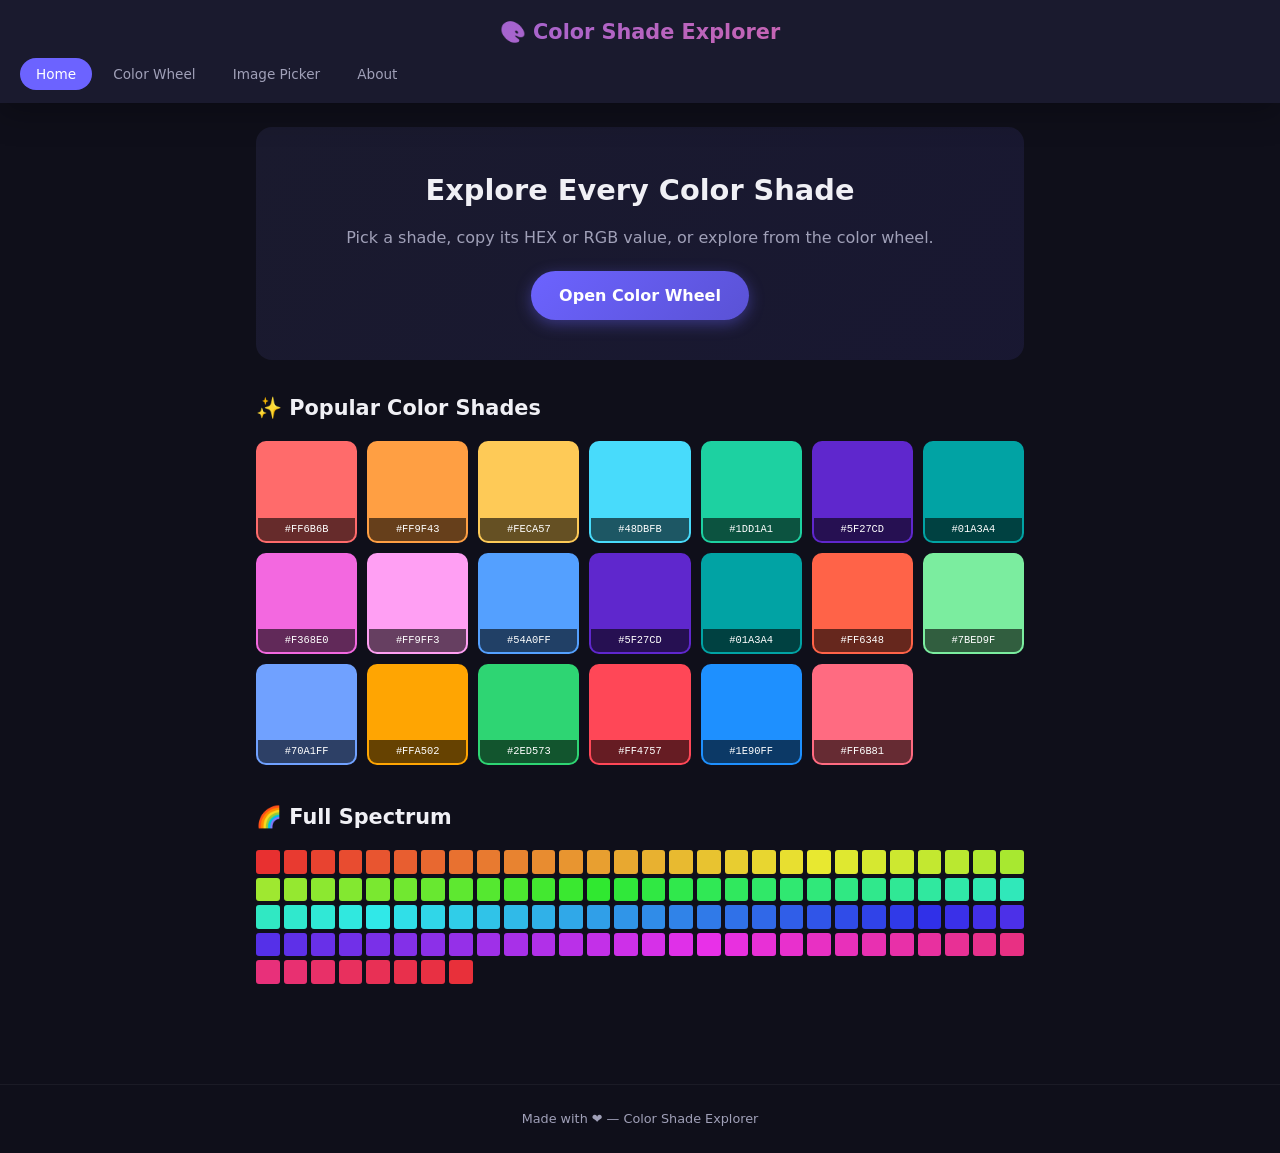
<file: index.html>
<!DOCTYPE html>
<html lang="en">
<head>
  <meta charset="UTF-8" />
  <meta name="viewport" content="width=device-width, initial-scale=1.0" />
  <meta name="theme-color" content="#6c63ff" />
  <title>Color Shade Explorer</title>
  <link rel="stylesheet" href="css/styles.css" />
  <link rel="icon" href="data:image/svg+xml,<svg xmlns='http://www.w3.org/2000/svg' viewBox='0 0 100 100'><circle cx='50' cy='50' r='40' fill='%236c63ff'/></svg>" />
</head>
<body>
  <header class="navbar">
    <h1>🎨 Color Shade Explorer</h1>
    <nav>
      <a href="index.html" class="nav-link active">Home</a>
      <a href="color-wheel.html" class="nav-link">Color Wheel</a>
      <a href="image-picker.html" class="nav-link">Image Picker</a>
      <a href="about.html" class="nav-link">About</a>
    </nav>
  </header>

  <main class="container">
    <section class="hero">
      <h2>Explore Every Color Shade</h2>
      <p>Pick a shade, copy its HEX or RGB value, or explore from the color wheel.</p>
      <a href="color-wheel.html" class="btn-primary">Open Color Wheel</a>
    </section>

    <section class="shades-section">
      <h2>✨ Popular Color Shades</h2>
      <div id="shades-grid" class="shades-grid"></div>
    </section>

    <section class="shades-section">
      <h2>🌈 Full Spectrum</h2>
      <div id="spectrum" class="spectrum"></div>
    </section>
  </main>

  <footer class="footer">
    <p>Made with ❤️ — Color Shade Explorer</p>
  </footer>

  <script src="js/color-utils.js"></script>
  <script src="js/main.js"></script>
</body>
</html>
</file>
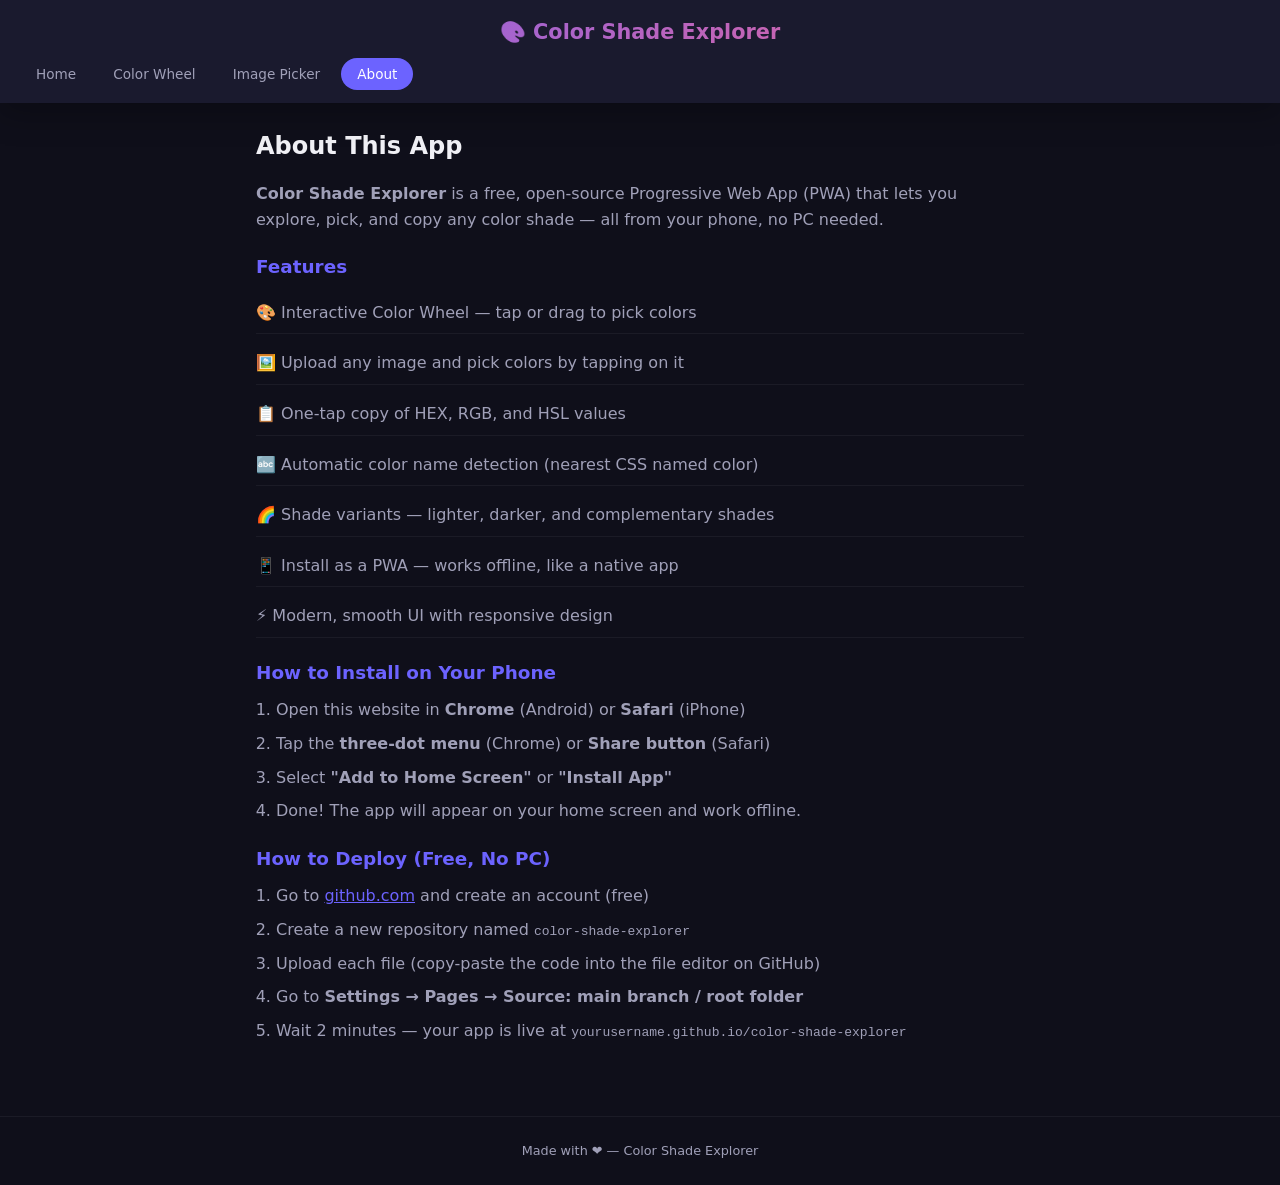
<file: about.html>
<!DOCTYPE html>
<html lang="en">
<head>
  <meta charset="UTF-8" />
  <meta name="viewport" content="width=device-width, initial-scale=1.0" />
  <meta name="theme-color" content="#6c63ff" />
  <title>About — Color Shade Explorer</title>
  <link rel="stylesheet" href="css/styles.css" />
  <link rel="icon" href="data:image/svg+xml,<svg xmlns='http://www.w3.org/2000/svg' viewBox='0 0 100 100'><circle cx='50' cy='50' r='40' fill='%236c63ff'/></svg>" />
</head>
<body>
  <header class="navbar">
    <h1>🎨 Color Shade Explorer</h1>
    <nav>
      <a href="index.html" class="nav-link">Home</a>
      <a href="color-wheel.html" class="nav-link">Color Wheel</a>
      <a href="image-picker.html" class="nav-link">Image Picker</a>
      <a href="about.html" class="nav-link active">About</a>
    </nav>
  </header>

  <main class="container about-page">
    <section class="about-section">
      <h2>About This App</h2>
      <p>
        <strong>Color Shade Explorer</strong> is a free, open-source Progressive Web App (PWA) that lets you explore,
        pick, and copy any color shade — all from your phone, no PC needed.
      </p>
      <h3>Features</h3>
      <ul class="features-list">
        <li>🎨 Interactive Color Wheel — tap or drag to pick colors</li>
        <li>🖼️ Upload any image and pick colors by tapping on it</li>
        <li>📋 One-tap copy of HEX, RGB, and HSL values</li>
        <li>🔤 Automatic color name detection (nearest CSS named color)</li>
        <li>🌈 Shade variants — lighter, darker, and complementary shades</li>
        <li>📱 Install as a PWA — works offline, like a native app</li>
        <li>⚡ Modern, smooth UI with responsive design</li>
      </ul>
      <h3>How to Install on Your Phone</h3>
      <ol class="steps-list">
        <li>Open this website in <strong>Chrome</strong> (Android) or <strong>Safari</strong> (iPhone)</li>
        <li>Tap the <strong>three-dot menu</strong> (Chrome) or <strong>Share button</strong> (Safari)</li>
        <li>Select <strong>"Add to Home Screen"</strong> or <strong>"Install App"</strong></li>
        <li>Done! The app will appear on your home screen and work offline.</li>
      </ol>
      <h3>How to Deploy (Free, No PC)</h3>
      <ol class="steps-list">
        <li>Go to <a href="https://github.com" target="_blank">github.com</a> and create an account (free)</li>
        <li>Create a new repository named <code>color-shade-explorer</code></li>
        <li>Upload each file (copy-paste the code into the file editor on GitHub)</li>
        <li>Go to <strong>Settings → Pages → Source: main branch / root folder</strong></li>
        <li>Wait 2 minutes — your app is live at <code>yourusername.github.io/color-shade-explorer</code></li>
      </ol>
    </section>
  </main>

  <footer class="footer">
    <p>Made with ❤️ — Color Shade Explorer</p>
  </footer>
</body>
</html>
</file>
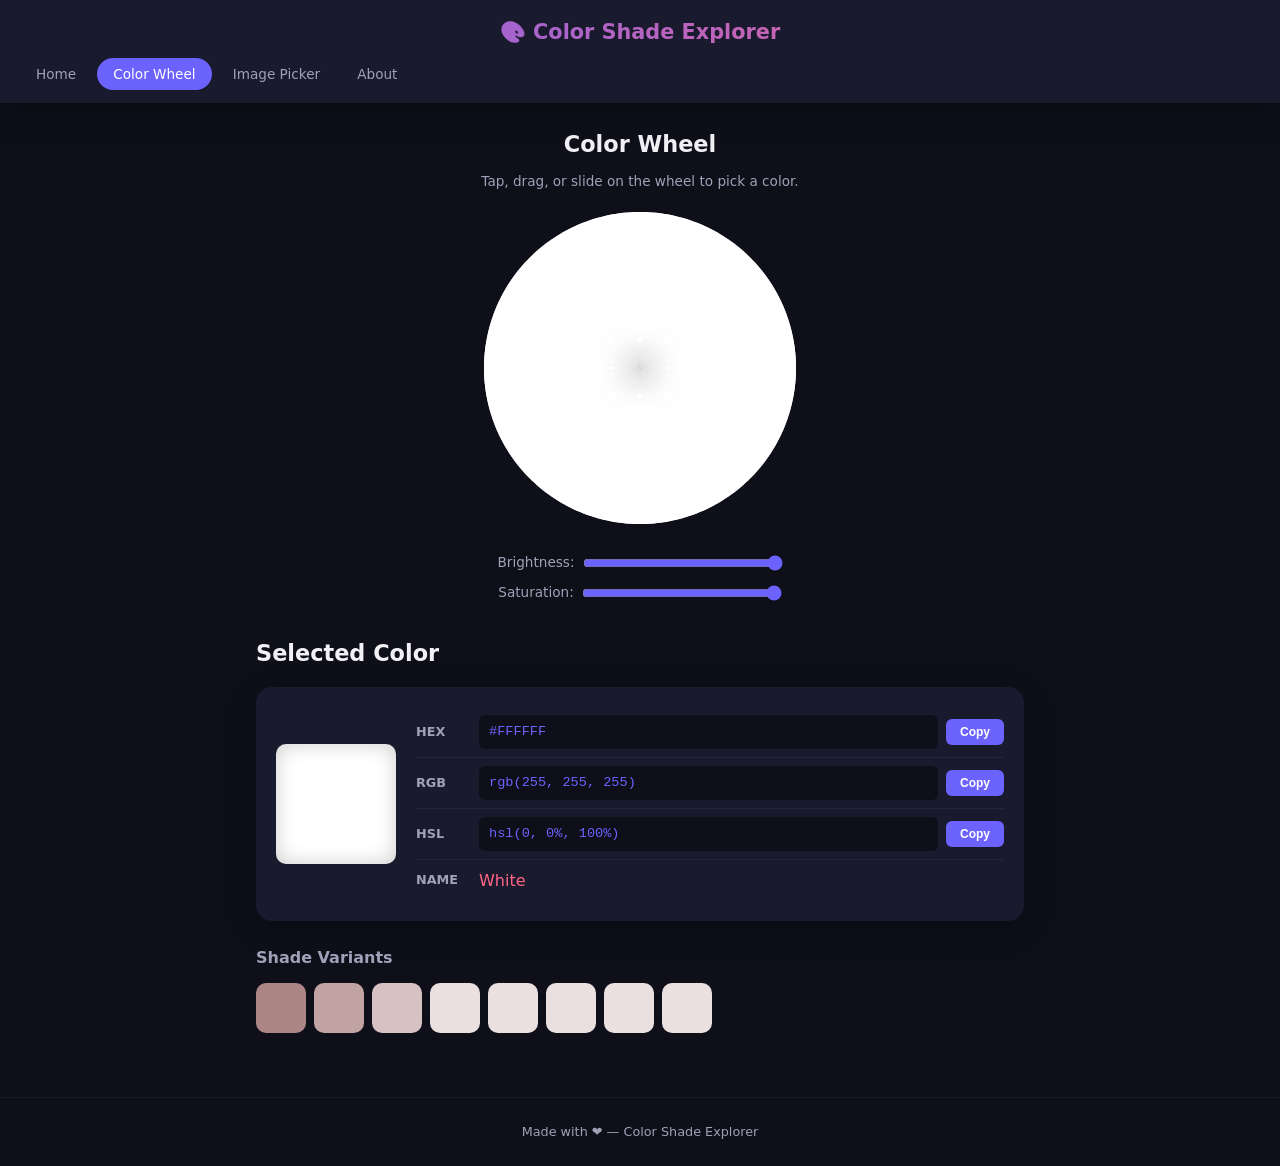
<file: color-wheel.html>
<!DOCTYPE html>
<html lang="en">
<head>
  <meta charset="UTF-8" />
  <meta name="viewport" content="width=device-width, initial-scale=1.0" />
  <meta name="theme-color" content="#6c63ff" />
  <title>Color Wheel — Shade Explorer</title>
  <link rel="stylesheet" href="css/styles.css" />
  <link rel="icon" href="data:image/svg+xml,<svg xmlns='http://www.w3.org/2000/svg' viewBox='0 0 100 100'><circle cx='50' cy='50' r='40' fill='%236c63ff'/></svg>" />
</head>
<body>
  <header class="navbar">
    <h1>🎨 Color Shade Explorer</h1>
    <nav>
      <a href="index.html" class="nav-link">Home</a>
      <a href="color-wheel.html" class="nav-link active">Color Wheel</a>
      <a href="image-picker.html" class="nav-link">Image Picker</a>
      <a href="about.html" class="nav-link">About</a>
    </nav>
  </header>

  <main class="container wheel-page">
    <section class="wheel-section">
      <h2>Color Wheel</h2>
      <p class="wheel-hint">Tap, drag, or slide on the wheel to pick a color.</p>
      <div class="wheel-wrapper">
        <canvas id="colorWheel" width="320" height="320"></canvas>
        <div id="wheelCursor" class="wheel-cursor"></div>
      </div>
      <div class="wheel-controls">
        <label>Brightness: <input type="range" id="brightnessSlider" min="20" max="100" value="100" /></label>
        <label>Saturation: <input type="range" id="saturationSlider" min="20" max="100" value="100" /></label>
      </div>
    </section>

    <section class="preview-section">
      <h2>Selected Color</h2>
      <div id="colorPreview" class="color-preview">
        <div class="preview-swatch" id="previewSwatch"></div>
        <div class="color-info">
          <div class="color-row">
            <span class="color-label">HEX</span>
            <code id="hexValue">#6C63FF</code>
            <button class="copy-btn" data-target="hexValue">Copy</button>
          </div>
          <div class="color-row">
            <span class="color-label">RGB</span>
            <code id="rgbValue">rgb(108, 99, 255)</code>
            <button class="copy-btn" data-target="rgbValue">Copy</button>
          </div>
          <div class="color-row">
            <span class="color-label">HSL</span>
            <code id="hslValue">hsl(239, 100%, 70%)</code>
            <button class="copy-btn" data-target="hslValue">Copy</button>
          </div>
          <div class="color-row">
            <span class="color-label">Name</span>
            <span id="colorName">Medium Slate Blue</span>
          </div>
        </div>
      </div>
      <div class="shade-variants">
        <h3>Shade Variants</h3>
        <div id="shadeVariants" class="variants-grid"></div>
      </div>
    </section>
  </main>

  <footer class="footer">
    <p>Made with ❤️ — Color Shade Explorer</p>
  </footer>

  <script src="js/color-utils.js"></script>
  <script src="js/color-wheel.js"></script>
</body>
</html>
</file>
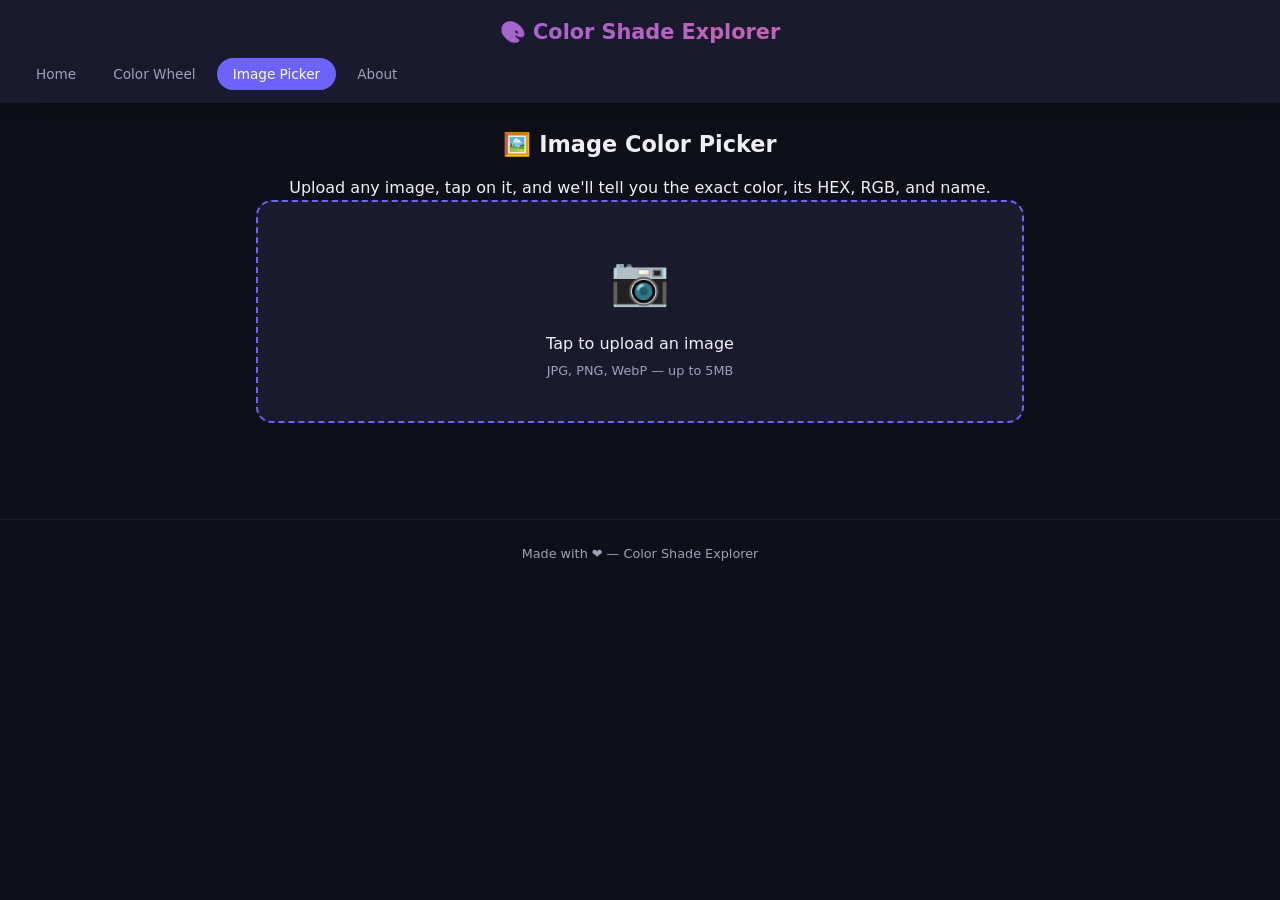
<file: image-picker.html>
<!DOCTYPE html>
<html lang="en">
<head>
  <meta charset="UTF-8" />
  <meta name="viewport" content="width=device-width, initial-scale=1.0" />
  <meta name="theme-color" content="#6c63ff" />
  <title>Image Color Picker</title>
  <link rel="stylesheet" href="css/styles.css" />
  <link rel="icon" href="data:image/svg+xml,<svg xmlns='http://www.w3.org/2000/svg' viewBox='0 0 100 100'><circle cx='50' cy='50' r='40' fill='%236c63ff'/></svg>" />
</head>
<body>
  <header class="navbar">
    <h1>🎨 Color Shade Explorer</h1>
    <nav>
      <a href="index.html" class="nav-link">Home</a>
      <a href="color-wheel.html" class="nav-link">Color Wheel</a>
      <a href="image-picker.html" class="nav-link active">Image Picker</a>
      <a href="about.html" class="nav-link">About</a>
    </nav>
  </header>

  <main class="container image-page">
    <section class="upload-section">
      <h2>🖼️ Image Color Picker</h2>
      <p>Upload any image, tap on it, and we'll tell you the exact color, its HEX, RGB, and name.</p>
      <label class="upload-label" for="imageInput">
        <div class="upload-box">
          <span class="upload-icon">📷</span>
          <p>Tap to upload an image</p>
          <p class="upload-hint">JPG, PNG, WebP — up to 5MB</p>
        </div>
        <input type="file" id="imageInput" accept="image/*" hidden />
      </label>
    </section>

    <section class="image-preview-section" id="imagePreviewSection" hidden>
      <div class="image-wrapper">
        <canvas id="imageCanvas"></canvas>
        <p class="click-hint">Tap anywhere on the image to pick a color</p>
      </div>
    </section>

    <section class="picked-color-section" id="pickedColorSection" hidden>
      <h2>Picked Color</h2>
      <div id="pickedColorBox" class="color-preview">
        <div class="preview-swatch" id="pickedSwatch"></div>
        <div class="color-info">
          <div class="color-row">
            <span class="color-label">HEX</span>
            <code id="pickedHex">#FFFFFF</code>
            <button class="copy-btn" data-target="pickedHex">Copy</button>
          </div>
          <div class="color-row">
            <span class="color-label">RGB</span>
            <code id="pickedRgb">rgb(255, 255, 255)</code>
            <button class="copy-btn" data-target="pickedRgb">Copy</button>
          </div>
          <div class="color-row">
            <span class="color-label">HSL</span>
            <code id="pickedHsl">hsl(0, 0%, 100%)</code>
            <button class="copy-btn" data-target="pickedHsl">Copy</button>
          </div>
          <div class="color-row">
            <span class="color-label">Name</span>
            <span id="pickedColorName">White</span>
          </div>
        </div>
      </div>
      <div class="shade-variants">
        <h3>Shade Variants</h3>
        <div id="pickedVariants" class="variants-grid"></div>
      </div>
    </section>
  </main>

  <footer class="footer">
    <p>Made with ❤️ — Color Shade Explorer</p>
  </footer>

  <script src="js/color-utils.js"></script>
  <script src="js/image-picker.js"></script>
</body>
</html>
</file>
<file: css/styles.css>
/* ========== CSS Variables & Reset ========== */
:root {
  --primary: #6c63ff;
  --primary-dark: #5a52d5;
  --bg: #0f0f1a;
  --bg-card: #1a1a2e;
  --bg-card-hover: #22223a;
  --text: #f0f0f5;
  --text-muted: #a0a0b8;
  --accent: #ff6584;
  --success: #2ecc71;
  --radius: 16px;
  --radius-sm: 10px;
  --shadow: 0 8px 32px rgba(0, 0, 0, 0.3);
  --transition: 0.3s ease;
}

*, *::before, *::after {
  margin: 0;
  padding: 0;
  box-sizing: border-box;
}

html {
  scroll-behavior: smooth;
}

body {
  font-family: 'Segoe UI', system-ui, -apple-system, sans-serif;
  background: var(--bg);
  color: var(--text);
  min-height: 100vh;
  line-height: 1.6;
}

/* ========== Navbar ========== */
.navbar {
  background: var(--bg-card);
  padding: 16px 20px;
  position: sticky;
  top: 0;
  z-index: 100;
  box-shadow: var(--shadow);
  backdrop-filter: blur(12px);
}

.navbar h1 {
  font-size: 1.3rem;
  text-align: center;
  margin-bottom: 12px;
  background: linear-gradient(135deg, var(--primary), var(--accent));
  -webkit-background-clip: text;
  -webkit-text-fill-color: transparent;
  background-clip: text;
}

.nav {
  display: flex;
  justify-content: center;
  gap: 8px;
  flex-wrap: wrap;
}

.nav-link {
  color: var(--text-muted);
  text-decoration: none;
  padding: 8px 16px;
  border-radius: 20px;
  font-size: 0.85rem;
  font-weight: 500;
  transition: var(--transition);
}

.nav-link:hover, .nav-link.active {
  background: var(--primary);
  color: white;
}

/* ========== Container ========== */
.container {
  max-width: 800px;
  margin: 0 auto;
  padding: 24px 16px;
}

/* ========== Hero ========== */
.hero {
  text-align: center;
  padding: 40px 20px;
  background: linear-gradient(135deg, var(--bg-card), rgba(108, 99, 255, 0.1));
  border-radius: var(--radius);
  margin-bottom: 32px;
}

.hero h2 {
  font-size: 1.8rem;
  margin-bottom: 12px;
}

.hero p {
  color: var(--text-muted);
  margin-bottom: 20px;
}

/* ========== Buttons ========== */
.btn-primary {
  display: inline-block;
  padding: 12px 28px;
  background: linear-gradient(135deg, var(--primary), var(--primary-dark));
  color: white;
  text-decoration: none;
  border-radius: 30px;
  font-weight: 600;
  font-size: 1rem;
  border: none;
  cursor: pointer;
  transition: var(--transition);
  box-shadow: 0 4px 15px rgba(108, 99, 255, 0.4);
}

.btn-primary:hover {
  transform: translateY(-2px);
  box-shadow: 0 6px 20px rgba(108, 99, 255, 0.6);
}

/* ========== Sections ========== */
.shades-section {
  margin-bottom: 36px;
}

.shades-section h2 {
  font-size: 1.3rem;
  margin-bottom: 16px;
}

/* ========== Shades Grid ========== */
.shades-grid {
  display: grid;
  grid-template-columns: repeat(auto-fill, minmax(90px, 1fr));
  gap: 10px;
}

.shade-card {
  aspect-ratio: 1;
  border-radius: var(--radius-sm);
  cursor: pointer;
  transition: var(--transition);
  position: relative;
  overflow: hidden;
  border: 2px solid transparent;
}

.shade-card:hover {
  transform: scale(1.08);
  border-color: white;
  z-index: 2;
}

.shade-card .shade-label {
  position: absolute;
  bottom: 0;
  left: 0;
  right: 0;
  background: rgba(0, 0, 0, 0.6);
  color: white;
  font-size: 0.65rem;
  text-align: center;
  padding: 3px;
  font-family: monospace;
}

/* ========== Spectrum ========== */
.spectrum {
  display: flex;
  flex-wrap: wrap;
  gap: 4px;
}

.spectrum-cell {
  width: calc(3.33% - 2px);
  aspect-ratio: 1;
  min-width: 18px;
  min-height: 18px;
  cursor: pointer;
  transition: var(--transition);
  border-radius: 3px;
}

.spectrum-cell:hover {
  transform: scale(1.4);
  z-index: 2;
  box-shadow: 0 0 10px rgba(255, 255, 255, 0.3);
}

/* ========== Color Wheel Page ========== */
.wheel-section {
  text-align: center;
  margin-bottom: 32px;
}

.wheel-section h2 {
  font-size: 1.4rem;
  margin-bottom: 8px;
}

.wheel-hint {
  color: var(--text-muted);
  font-size: 0.85rem;
  margin-bottom: 16px;
}

.wheel-wrapper {
  position: relative;
  display: inline-block;
}

#colorWheel {
  width: 100%;
  max-width: 320px;
  border-radius: 50%;
  cursor: crosshair;
  touch-action: none;
}

.wheel-cursor {
  position: absolute;
  width: 16px;
  height: 16px;
  border: 3px solid white;
  border-radius: 50%;
  pointer-events: none;
  transform: translate(-50%, -50%);
  box-shadow: 0 0 6px rgba(0, 0, 0, 0.6);
  display: none;
}

.wheel-controls {
  margin-top: 16px;
  display: flex;
  flex-direction: column;
  gap: 8px;
  align-items: center;
}

.wheel-controls label {
  color: var(--text-muted);
  font-size: 0.85rem;
  display: flex;
  align-items: center;
  gap: 8px;
}

.wheel-controls input[type="range"] {
  width: 200px;
  accent-color: var(--primary);
}

/* ========== Preview Section ========== */
.preview-section h2 {
  font-size: 1.4rem;
  margin-bottom: 16px;
}

.color-preview {
  background: var(--bg-card);
  border-radius: var(--radius);
  padding: 20px;
  display: flex;
  gap: 20px;
  align-items: center;
  flex-wrap: wrap;
  box-shadow: var(--shadow);
  margin-bottom: 24px;
}

.preview-swatch {
  width: 120px;
  height: 120px;
  border-radius: var(--radius-sm);
  flex-shrink: 0;
  box-shadow: inset 0 0 20px rgba(0, 0, 0, 0.2);
}

.color-info {
  flex: 1;
  min-width: 200px;
}

.color-row {
  display: flex;
  align-items: center;
  gap: 8px;
  padding: 8px 0;
  border-bottom: 1px solid rgba(255, 255, 255, 0.05);
  flex-wrap: wrap;
}

.color-row:last-child {
  border-bottom: none;
}

.color-label {
  font-weight: 600;
  font-size: 0.8rem;
  color: var(--text-muted);
  min-width: 55px;
  text-transform: uppercase;
}

.color-row code {
  flex: 1;
  background: var(--bg);
  padding: 6px 10px;
  border-radius: 6px;
  font-size: 0.85rem;
  word-break: break-all;
  color: var(--primary);
}

.color-row span#colorName {
  flex: 1;
  font-weight: 500;
  color: var(--accent);
}

.copy-btn {
  padding: 6px 14px;
  background: var(--primary);
  color: white;
  border: none;
  border-radius: 6px;
  cursor: pointer;
  font-size: 0.75rem;
  font-weight: 600;
  transition: var(--transition);
}

.copy-btn:hover {
  background: var(--primary-dark);
}

.copy-btn.copied {
  background: var(--success);
}

/* ========== Shade Variants ========== */
.shade-variants h3 {
  font-size: 1rem;
  margin-bottom: 12px;
  color: var(--text-muted);
}

.variants-grid {
  display: flex;
  gap: 8px;
  flex-wrap: wrap;
}

.variant-swatch {
  width: 50px;
  height: 50px;
  border-radius: var(--radius-sm);
  cursor: pointer;
  transition: var(--transition);
  border: 2px solid transparent;
  position: relative;
}

.variant-swatch:hover {
  transform: scale(1.15);
  border-color: white;
}

/* ========== Image Picker Page ========== */
.upload-section {
  text-align: center;
  margin-bottom: 32px;
}

.upload-section h2 {
  font-size: 1.4rem;
  margin-bottom: 12px;
}

.upload-label {
  display: block;
  cursor: pointer;
}

.upload-box {
  background: var(--bg-card);
  border: 2px dashed var(--primary);
  border-radius: var(--radius);
  padding: 40px 20px;
  transition: var(--transition);
}

.upload-box:hover {
  background: var(--bg-card-hover);
}

.upload-icon {
  font-size: 3rem;
  display: block;
  margin-bottom: 12px;
}

.upload-hint {
  color: var(--text-muted);
  font-size: 0.8rem;
  margin-top: 4px;
}

.image-preview-section {
  margin-bottom: 32px;
}

.image-wrapper {
  position: relative;
  display: inline-block;
  width: 100%;
  max-width: 100%;
}

#imageCanvas {
  max-width: 100%;
  max-height: 500px;
  border-radius: var(--radius);
  cursor: crosshair;
  display: block;
  touch-action: none;
}

.click-hint {
  text-align: center;
  color: var(--text-muted);
  font-size: 0.85rem;
  margin-top: 8px;
}

/* ========== About Page ========== */
.about-section h2 {
  font-size: 1.5rem;
  margin-bottom: 16px;
}

.about-section h3 {
  font-size: 1.15rem;
  margin: 20px 0 10px;
  color: var(--primary);
}

.about-section p, .about-section li {
  color: var(--text-muted);
  margin-bottom: 8px;
}

.features-list {
  list-style: none;
  padding: 0;
}

.features-list li {
  padding: 8px 0;
  border-bottom: 1px solid rgba(255, 255, 255, 0.05);
}

.steps-list {
  padding-left: 20px;
}

.steps-list li {
  margin-bottom: 8px;
  color: var(--text-muted);
}

a {
  color: var(--primary);
}

/* ========== Footer ========== */
.footer {
  text-align: center;
  padding: 24px;
  color: var(--text-muted);
  font-size: 0.8rem;
  margin-top: 40px;
  border-top: 1px solid rgba(255, 255, 255, 0.05);
}

/* ========== Responsive ========== */
@media (max-width: 500px) {
  .color-preview {
    flex-direction: column;
    text-align: center;
  }
  .preview-swatch {
    width: 100px;
    height: 100px;
  }
  .shades-grid {
    grid-template-columns: repeat(auto-fill, minmax(70px, 1fr));
  }
}
</file>
